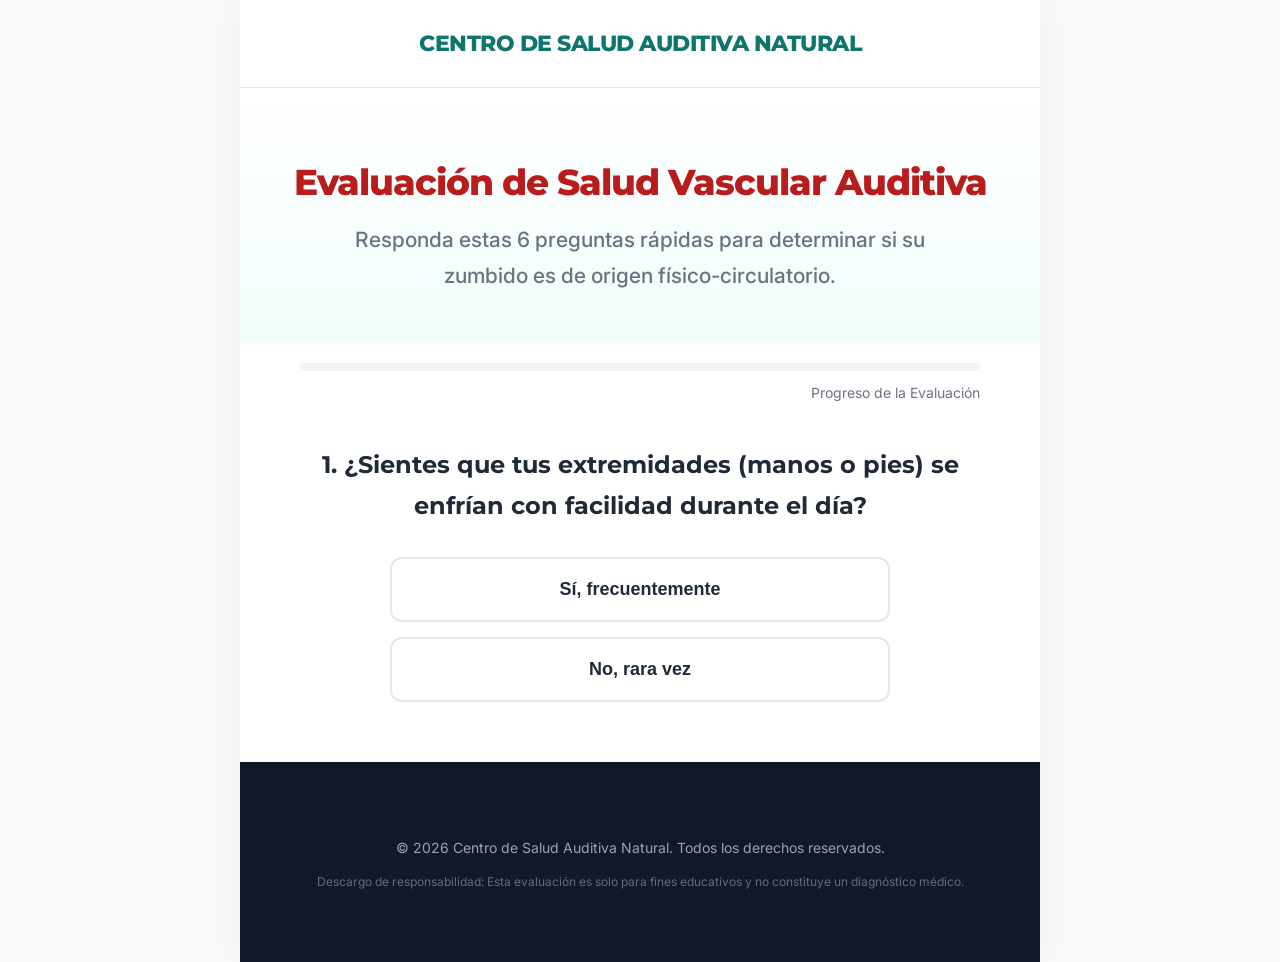
<file: index.html>
<!DOCTYPE html>
<html lang="es">
<head>
    <meta charset="UTF-8">
    <meta name="viewport" content="width=device-width, initial-scale=1.0">
    <title>Evaluación de Salud Auditiva | Centro de Salud Natural</title>
    <link rel="stylesheet" href="style.css">
</head>
<body>
    <div class="container" style="min-height: 100vh; display: flex; flex-direction: column;">
        <header>
            <div class="logo-text">Centro de Salud Auditiva Natural</div>
        </header>

        <div class="headline-box">
            <h1>Evaluación de Salud Vascular Auditiva</h1>
            <p class="sub-headline">Responda estas 6 preguntas rápidas para determinar si su zumbido es de origen físico-circulatorio.</p>
        </div>

        <div class="quiz-container" style="flex-grow: 1;">
            <div class="progress-wrapper">
                <div class="progress-bar">
                    <div id="progress" class="progress-inner"></div>
                </div>
                <p style="text-align: right; font-size: 14px; margin-top: 10px; color: var(--text-light);">Progreso de la Evaluación</p>
            </div>

            <div id="quiz">
                <!-- Pregunta 1 -->
                <div class="quiz-step active" data-step="1">
                    <p class="question">1. ¿Sientes que tus extremidades (manos o pies) se enfrían con facilidad durante el día?</p>
                    <div class="options-grid">
                        <button class="btn-option" onclick="nextStep()">Sí, frecuentemente</button>
                        <button class="btn-option" onclick="nextStep()">No, rara vez</button>
                    </div>
                </div>

                <!-- Pregunta 2 -->
                <div class="quiz-step" data-step="2">
                    <p class="question">2. ¿Cuál es su consumo promedio de cafeína (café, té, bebidas energéticas)?</p>
                    <div class="options-grid">
                        <button class="btn-option" onclick="nextStep()">Moderado (1-2 tazas)</button>
                        <button class="btn-option" onclick="nextStep()">Alto (más de 3 tazas)</button>
                        <button class="btn-option" onclick="nextStep()">No consumo cafeína</button>
                    </div>
                </div>

                <!-- Pregunta 3 -->
                <div class="quiz-step" data-step="3">
                    <p class="question">3. ¿El sonido que escucha sigue el ritmo de los latidos de su corazón?</p>
                    <div class="options-grid">
                        <button class="btn-option" onclick="nextStep()">Sí, es un pulso</button>
                        <button class="btn-option" onclick="nextStep()">No, es un tono constante</button>
                    </div>
                </div>

                <!-- Pregunta 4 -->
                <div class="quiz-step" data-step="4">
                    <p class="question">4. ¿Tiene antecedentes de hipertensión o problemas arteriales en su familia?</p>
                    <div class="options-grid">
                        <button class="btn-option" onclick="nextStep()">Sí, existen antecedentes</button>
                        <button class="btn-option" onclick="nextStep()">No, ninguno</button>
                    </div>
                </div>

                <!-- Pregunta 5 -->
                <div class="quiz-step" data-step="5">
                    <p class="question">5. ¿Con qué frecuencia realiza actividad física moderada (caminar, nadar, etc.)?</p>
                    <div class="options-grid">
                        <button class="btn-option" onclick="nextStep()">A diario</button>
                        <button class="btn-option" onclick="nextStep()">1-2 veces por semana</button>
                        <button class="btn-option" onclick="nextStep()">Rara vez o nunca</button>
                    </div>
                </div>

                <!-- Pregunta 6 -->
                <div class="quiz-step" data-step="6">
                    <p class="question">6. ¿Ha notado que el zumbido aumenta después de ingerir comidas con alto contenido de sodio (sal)?</p>
                    <div class="options-grid">
                        <button class="btn-option" onclick="nextStep()">Sí, definitivamente</button>
                        <button class="btn-option" onclick="nextStep()">No he notado cambios</button>
                    </div>
                </div>

                <!-- Analizando resultados -->
                <div class="quiz-step" id="calculating">
                    <div style="text-align: center; padding: 40px;">
                        <h2 style="margin-top: 0; color: var(--primary-color);">Analizando sus respuestas...</h2>
                        <p>Nuestro algoritmo está verificando su perfil circulatorio para determinar la causa probable.</p>
                        <div style="margin: 30px auto; width: 60px; height: 60px; border: 5px solid #f3f3f4; border-top: 5px solid var(--primary-color); border-radius: 50%; animation: spin 1s linear infinite;"></div>
                    </div>
                </div>
            </div>
        </div>

        <style>
            @keyframes spin { 0% { transform: rotate(0deg); } 100% { transform: rotate(360deg); } }
        </style>

        <footer class="footer">
            <p>&copy; 2026 Centro de Salud Auditiva Natural. Todos los derechos reservados.</p>
            <p style="opacity: 0.6; font-size: 12px;">Descargo de responsabilidad: Esta evaluación es solo para fines educativos y no constituye un diagnóstico médico.</p>
        </footer>
    </div>

    <script src="script.js"></script>
</body>
</html>
</file>
<file: style.css>
@import url('https://fonts.googleapis.com/css2?family=Inter:wght@400;500;600;700&family=Montserrat:wght@700;800&display=swap');

:root {
    --primary-color: #0f766e; /* Teal 700 */
    --primary-light: #f0fdfa; /* Teal 50 */
    --accent-color: #f59e0b; /* Amber 500 */
    --text-color: #1f2937; /* Gray 800 */
    --text-light: #6b7280; /* Gray 500 */
    --headline-red: #b91c1c; /* Red 700 */
    --bg-color: #f9fafb;
    --card-shadow: 0 10px 15px -3px rgba(0, 0, 0, 0.1), 0 4px 6px -2px rgba(0, 0, 0, 0.05);
}

body {
    font-family: 'Inter', system-ui, -apple-system, sans-serif;
    line-height: 1.7;
    color: var(--text-color);
    background-color: var(--bg-color);
    margin: 0;
    padding: 0;
    -webkit-font-smoothing: antialiased;
}

.container {
    max-width: 800px;
    margin: 0 auto;
    background: #fff;
    box-shadow: 0 0 50px rgba(0,0,0,0.05);
}

header {
    background-color: #fff;
    padding: 25px 20px;
    text-align: center;
    border-bottom: 1px solid #e5e7eb;
}

.logo-text {
    font-family: 'Montserrat', sans-serif;
    font-weight: 800;
    color: var(--primary-color);
    font-size: 22px;
    letter-spacing: -0.5px;
    text-transform: uppercase;
}

.headline-box {
    padding: 50px 40px;
    text-align: center;
    background: linear-gradient(to bottom, #fff, var(--primary-light));
}

h1 {
    font-family: 'Montserrat', sans-serif;
    color: var(--headline-red);
    font-size: 36px;
    line-height: 1.1;
    margin-bottom: 20px;
    font-weight: 800;
    letter-spacing: -1px;
}

h2 {
    font-family: 'Montserrat', sans-serif;
    color: var(--primary-color);
    font-size: 28px;
    margin-top: 50px;
    margin-bottom: 20px;
    font-weight: 700;
}

.sub-headline {
    font-size: 21px;
    color: var(--text-light);
    font-weight: 500;
    max-width: 650px;
    margin: 0 auto;
}

.main-content {
    padding: 20px 60px 60px;
}

p {
    margin-bottom: 25px;
    font-size: 18px;
}

.highlight {
    background-color: #fef3c7; /* Amber 100 */
    padding: 0 4px;
    font-weight: 600;
}

.stock-photo {
    width: 100%;
    height: auto;
    display: block;
    margin: 40px auto;
    border-radius: 16px;
    box-shadow: var(--card-shadow);
}

.testimonial {
    background: #fff;
    padding: 35px;
    border-radius: 20px;
    border: 1px solid #e5e7eb;
    margin: 40px 0;
    position: relative;
    box-shadow: 0 4px 6px -1px rgba(0, 0, 0, 0.05);
}

.testimonial p {
    font-style: italic;
    font-size: 20px;
    color: #374151;
    margin-bottom: 0;
    position: relative;
    z-index: 1;
}

.testimonial::before {
    content: '“';
    font-family: 'Montserrat', serif;
    font-size: 100px;
    color: var(--primary-light);
    position: absolute;
    top: -20px;
    left: 20px;
    z-index: 0;
}

/* Quiz Specific Styles */
.quiz-container {
    padding: 20px 60px 60px;
}

.quiz-step {
    display: none;
    animation: fadeIn 0.4s ease-out;
}

@keyframes fadeIn {
    from { opacity: 0; transform: translateY(10px); }
    to { opacity: 1; transform: translateY(0); }
}

.quiz-step.active {
    display: block;
}

.question {
    font-family: 'Montserrat', sans-serif;
    font-weight: 700;
    font-size: 24px;
    margin-bottom: 30px;
    color: var(--text-color);
    text-align: center;
}

.options-grid {
    display: grid;
    gap: 15px;
    max-width: 500px;
    margin: 0 auto;
}

.btn-option {
    display: block;
    width: 100%;
    padding: 20px;
    background: #fff;
    border: 2px solid #e5e7eb;
    border-radius: 12px;
    text-align: center;
    cursor: pointer;
    font-size: 18px;
    transition: all 0.2s cubic-bezier(0.4, 0, 0.2, 1);
    font-weight: 600;
    color: var(--text-color);
}

.btn-option:hover {
    background: var(--primary-light);
    border-color: var(--primary-color);
    color: var(--primary-color);
    transform: translateY(-2px);
}

.progress-wrapper {
    margin-bottom: 40px;
}

.progress-bar {
    height: 8px;
    background: #f3f4f6;
    border-radius: 10px;
    overflow: hidden;
}

.progress-inner {
    height: 100%;
    background: linear-gradient(90deg, var(--primary-color), #2dd4bf);
    width: 0%;
    transition: width 0.5s cubic-bezier(0.4, 0, 0.2, 1);
}

.cta-section {
    background-color: var(--primary-light);
    padding: 60px 40px;
    text-align: center;
    border-top: 1px solid #ccfbf1;
}

.btn-cta {
    display: inline-block;
    padding: 24px 48px;
    background: linear-gradient(180deg, #fbbf24 0%, var(--accent-color) 100%);
    color: #fff;
    font-family: 'Montserrat', sans-serif;
    font-weight: 800;
    font-size: 24px;
    text-decoration: none;
    border-radius: 16px;
    box-shadow: 0 10px 25px -5px rgba(245, 158, 11, 0.4);
    transition: all 0.3s ease;
    text-transform: uppercase;
    border: none;
    cursor: pointer;
}

.btn-cta:hover {
    transform: scale(1.05);
    box-shadow: 0 20px 30px -10px rgba(245, 158, 11, 0.5);
}

.product-image {
    max-width: 280px;
    margin: 30px auto;
    filter: drop-shadow(0 20px 30px rgba(0,0,0,0.15));
}

.guarantee {
    display: flex;
    align-items: center;
    background: #fff;
    padding: 30px;
    border-radius: 20px;
    border: 1px solid #f3f4f6;
    margin-top: 60px;
    text-align: left;
}

.guarantee-icon {
    flex-shrink: 0;
    width: 80px;
    height: 80px;
    margin-right: 25px;
}

.footer {
    padding: 60px 40px;
    text-align: center;
    background: #111827;
    color: #9ca3af;
}

.footer p {
    font-size: 14px;
    margin-bottom: 10px;
}

.footer-links {
    margin-top: 20px;
}

.footer-links a {
    color: #9ca3af;
    text-decoration: none;
    margin: 0 10px;
}

.footer-links a:hover {
    color: #fff;
}
</file>
